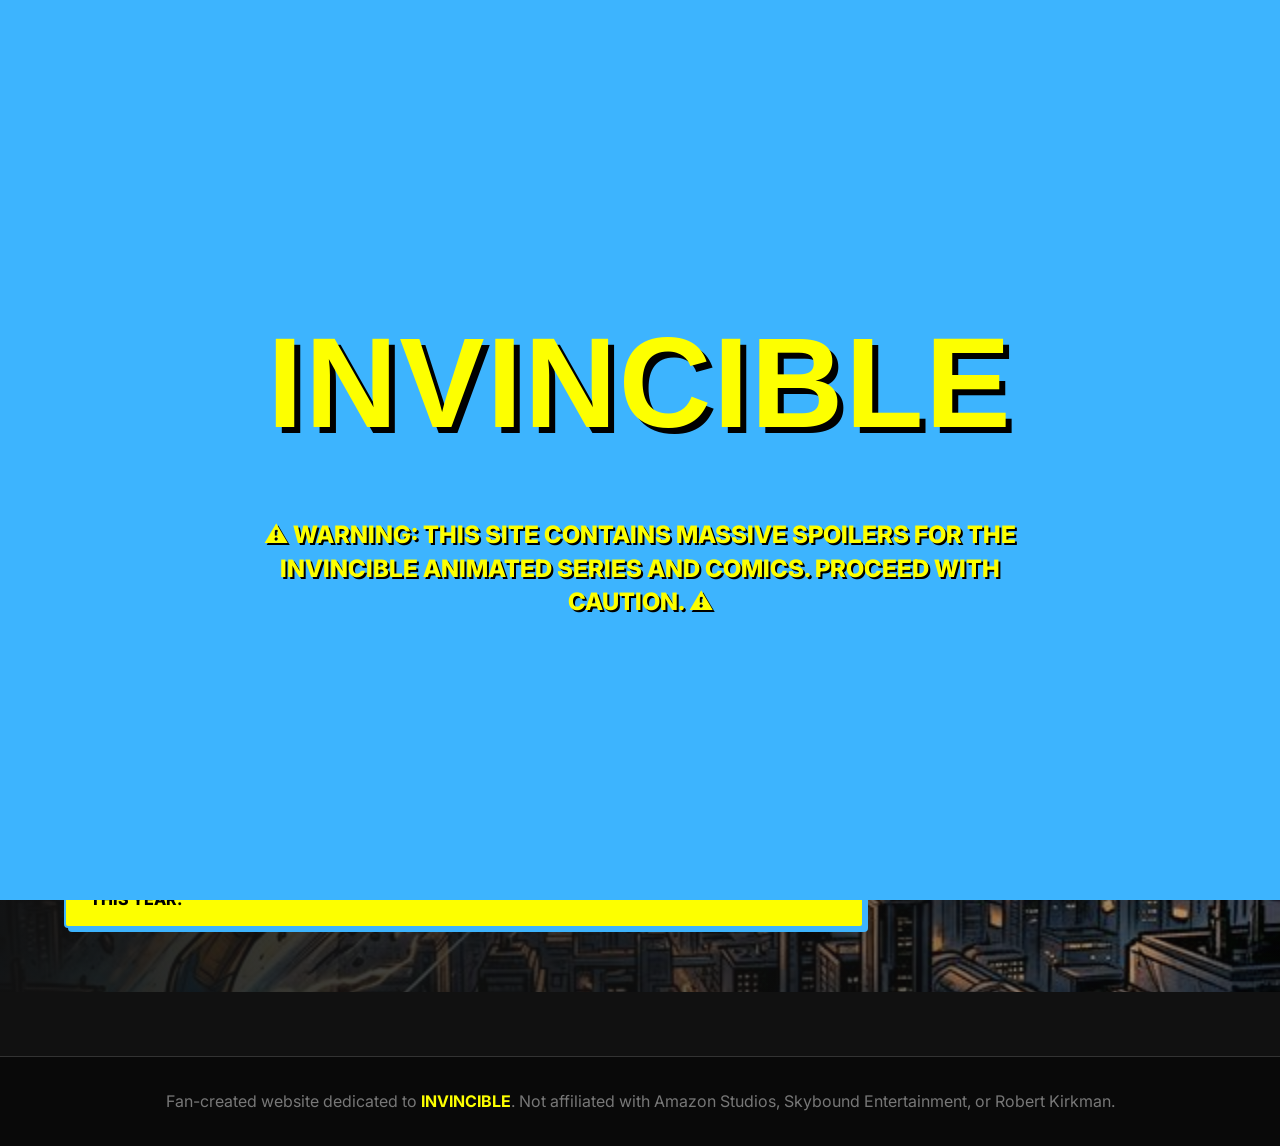
<file: index.html>
<!DOCTYPE html>
<html lang="en">

<head>
    <meta charset="UTF-8">
    <meta name="viewport" content="width=device-width, initial-scale=1.0">
    <title>Invincible | The Fan Experience</title>
    <link rel="stylesheet" href="style.css">
    <link href="https://fonts.googleapis.com/css2?family=Inter:wght@400;600;800&display=swap" rel="stylesheet">
</head>

<body>
    <div id="splash-screen" class="splash-screen">
        <div class="splash-content">
            <h1 class="splash-logo">INVINCIBLE</h1>
            <p class="splash-warning">⚠️ Warning: This site contains massive spoilers for the Invincible animated series
                and comics. Proceed with caution. ⚠️</p>
        </div>
    </div>

    <nav class="navbar">
        <div class="logo">
            <a href="index.html">INVINCIBLE</a>
        </div>
        <ul class="nav-links">
            <li><a href="index.html">Home</a></li>
            <li><a href="lore.html">Lore</a></li>
            <li><a href="characters.html">Characters</a></li>
            <li><a href="production.html">Production</a></li>
            <li><a href="future.html">Future</a></li>
        </ul>
    </nav>

    <section class="hero" style="background-image: url('hero_background.png');">
        <div class="hero-content">
            <h1>Think You Know Heroes?</h1>
            <h2>Most heroes save the cat. Mark Grayson has to save the world—from the people he loves most.</h2>
            <p>Invincible starts as a classic coming-of-age story: a teenager finally getting the powers he always
                dreamed of. But by the end of the first episode, you’ll realize this isn't a Saturday morning cartoon.
                It’s a brutal, emotional, and high-stakes epic that asks one terrifying question:</p>
            <p style="font-weight: bold; font-size: 1.5rem; color: var(--primary-yellow); margin-bottom: 1.5rem;">What
                do you do when the world's greatest protector is its greatest threat?</p>
            <p>Across three massive seasons, follow Mark’s journey from a rookie hero to a galactic warrior. No plot
                armor. No easy wins. Just a father, a son, and a blood-stained path to the truth.</p>
            <div class="hero-warning">
                Warning: It gets messy. It gets emotional. And it’s the best thing you’ll watch this year.
            </div>
        </div>
    </section>

    <footer>
        <p>Fan-created website dedicated to <strong>INVINCIBLE</strong>. Not affiliated with Amazon Studios, Skybound
            Entertainment, or Robert Kirkman.</p>
    </footer>

    <script src="script.js"></script>
</body>

</html>
</file>
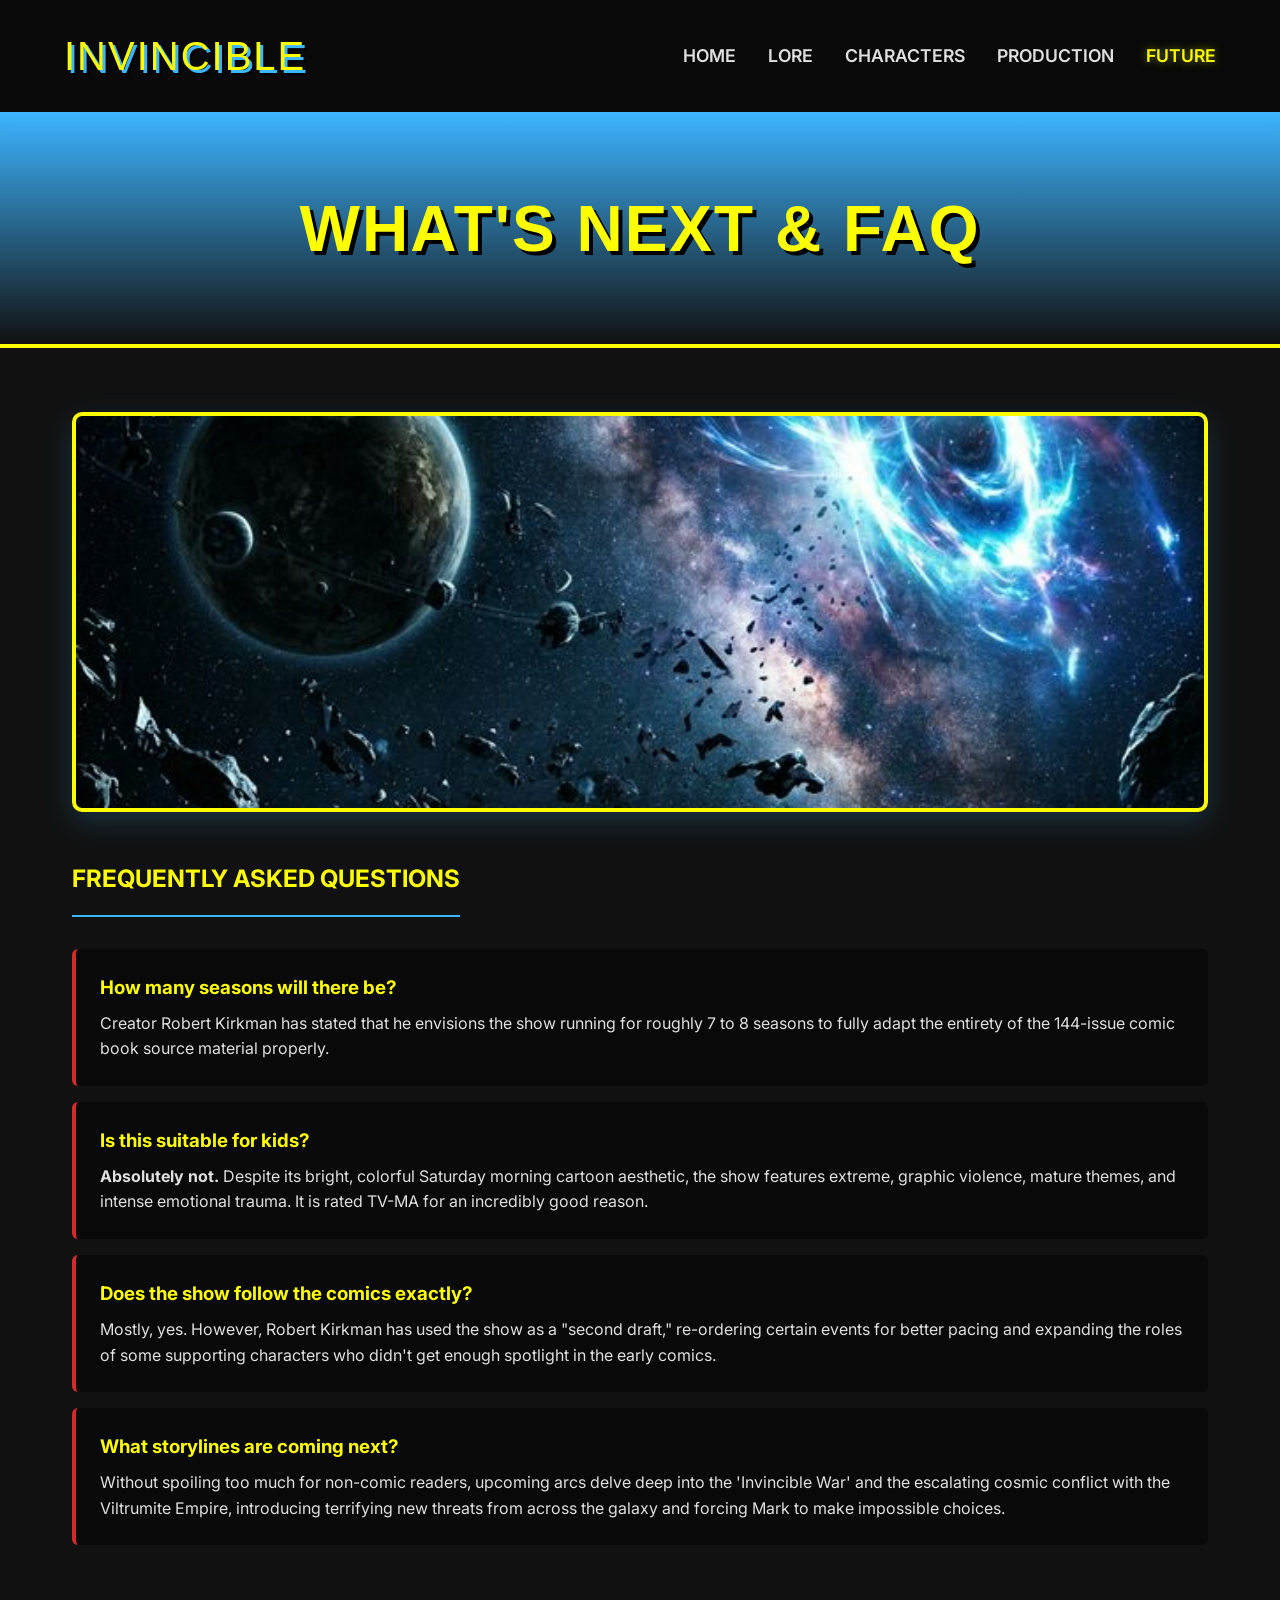
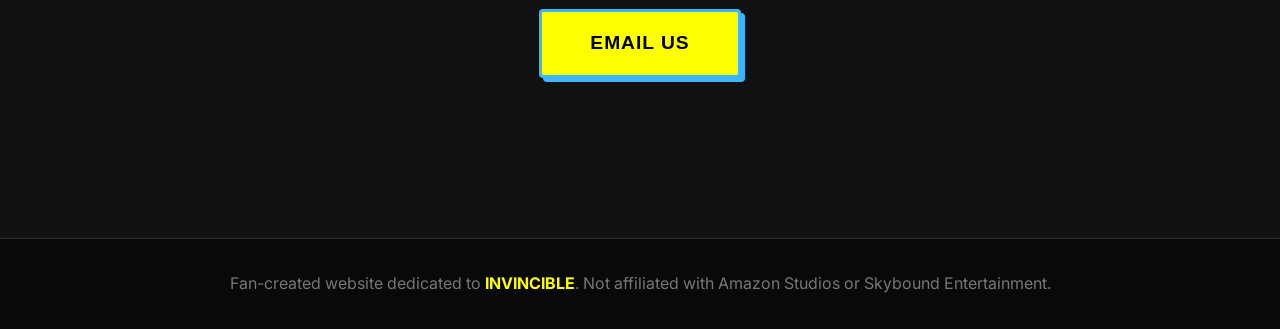
<file: future.html>
<!DOCTYPE html>
<html lang="en">

<head>
    <meta charset="UTF-8">
    <meta name="viewport" content="width=device-width, initial-scale=1.0">
    <title>Future & FAQ | Invincible</title>
    <link rel="stylesheet" href="style.css">
    <link href="https://fonts.googleapis.com/css2?family=Inter:wght@400;600;800&display=swap" rel="stylesheet">
</head>

<body>
    <nav class="navbar">
        <div class="logo">
            <a href="index.html">INVINCIBLE</a>
        </div>
        <ul class="nav-links">
            <li><a href="index.html">Home</a></li>
            <li><a href="lore.html">Lore</a></li>
            <li><a href="characters.html">Characters</a></li>
            <li><a href="production.html">Production</a></li>
            <li><a href="future.html">Future</a></li>
        </ul>
    </nav>

    <header class="page-header">
        <h1>What's Next & FAQ</h1>
    </header>

    <div class="container">
        <div class="image-section" style="background-image: url('future_background.png');"></div>

        <h2
            style="color: var(--primary-yellow); text-transform: uppercase; margin-bottom: 2rem; border-bottom: 2px solid var(--primary-blue); padding-bottom: 1rem; display: inline-block;">
            Frequently Asked Questions</h2>

        <div class="faq-item">
            <h3>How many seasons will there be?</h3>
            <p>Creator Robert Kirkman has stated that he envisions the show running for roughly 7 to 8 seasons to fully
                adapt the entirety of the 144-issue comic book source material properly.</p>
        </div>

        <div class="faq-item">
            <h3>Is this suitable for kids?</h3>
            <p><strong>Absolutely not.</strong> Despite its bright, colorful Saturday morning cartoon aesthetic, the
                show features extreme, graphic violence, mature themes, and intense emotional trauma. It is rated TV-MA
                for an incredibly good reason.</p>
        </div>

        <div class="faq-item">
            <h3>Does the show follow the comics exactly?</h3>
            <p>Mostly, yes. However, Robert Kirkman has used the show as a "second draft," re-ordering certain events
                for better pacing and expanding the roles of some supporting characters who didn't get enough spotlight
                in the early comics.</p>
        </div>

        <div class="faq-item">
            <h3>What storylines are coming next?</h3>
            <p>Without spoiling too much for non-comic readers, upcoming arcs delve deep into the 'Invincible War' and
                the escalating cosmic conflict with the Viltrumite Empire, introducing terrifying new threats from
                across the galaxy and forcing Mark to make impossible choices.</p>
        </div>

        <div style="text-align: center; margin-top: 4rem; margin-bottom: 2rem;">
            <a href="mailto:contact@invinciblefan.com" class="email-btn">Email Us</a>
        </div>
    </div>

    <footer>
        <p>Fan-created website dedicated to <strong>INVINCIBLE</strong>. Not affiliated with Amazon Studios or Skybound
            Entertainment.</p>
    </footer>

    <script src="script.js"></script>
</body>

</html>
</file>
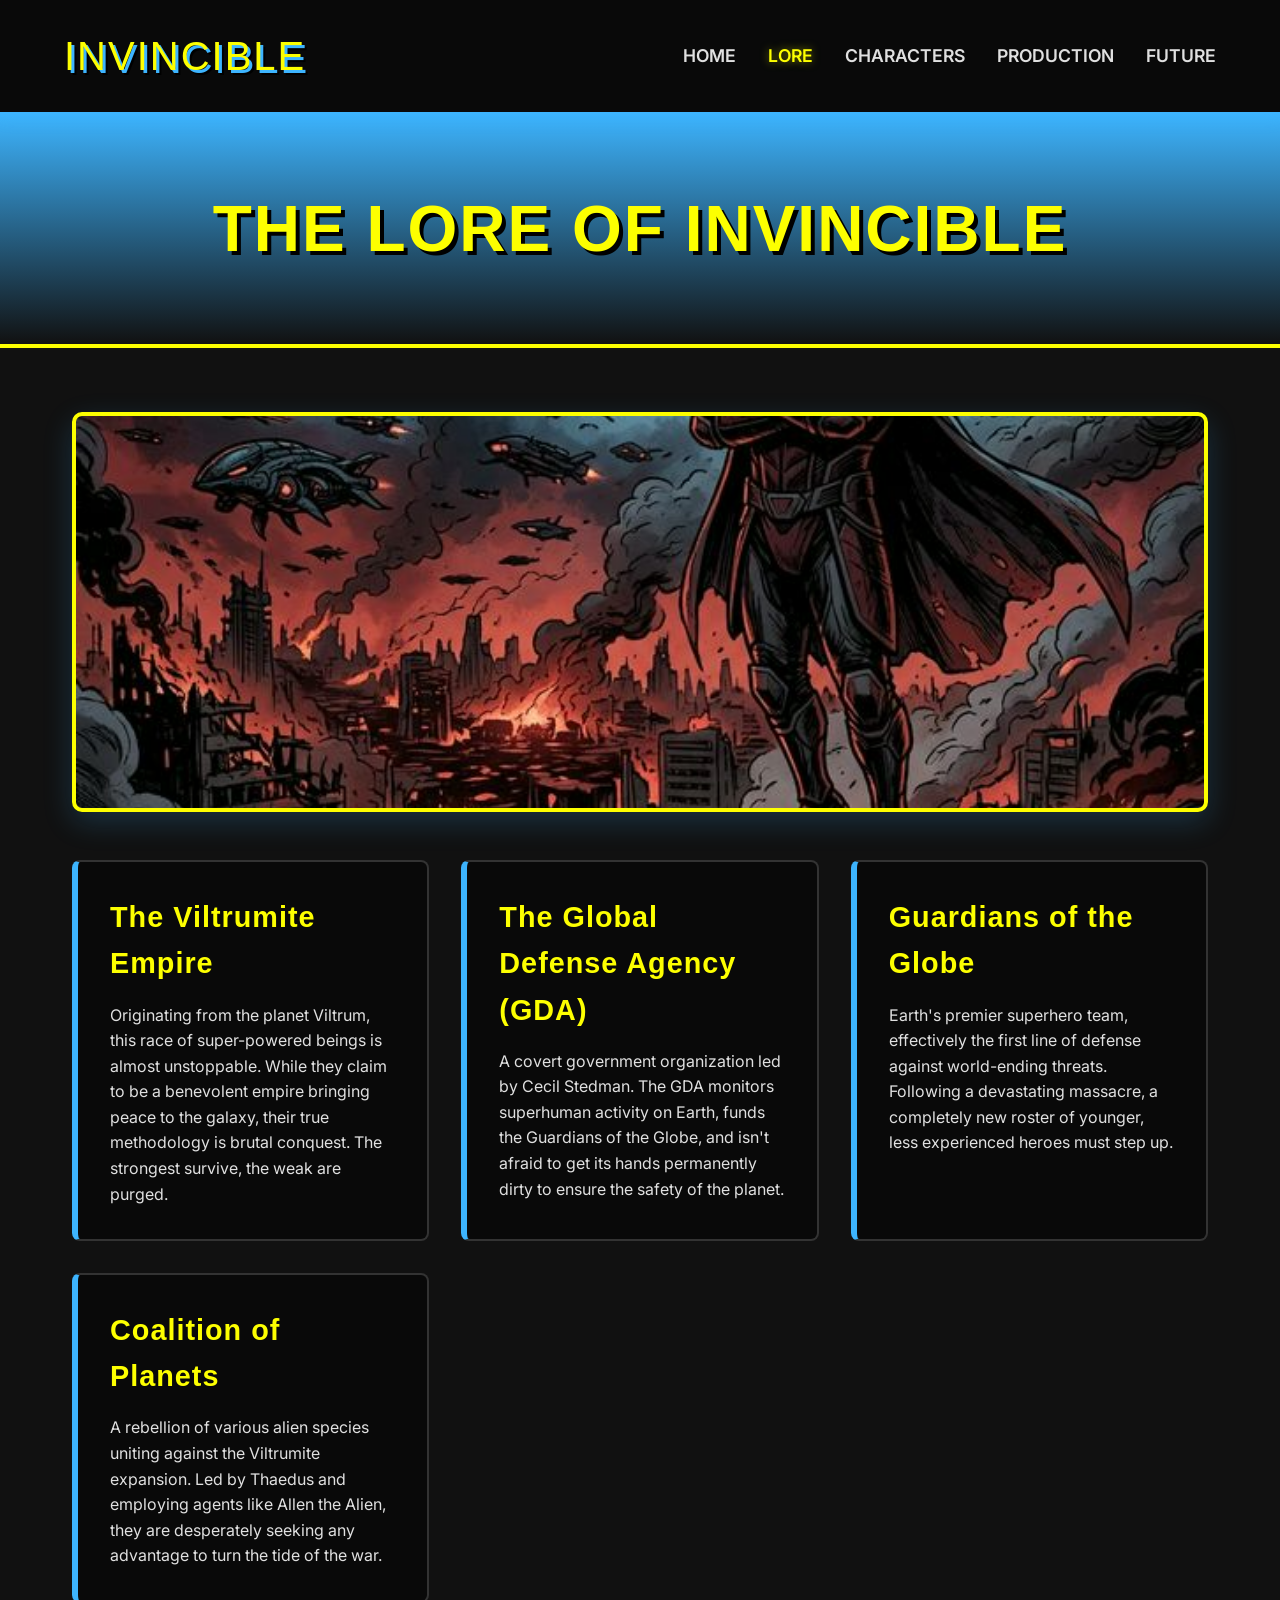
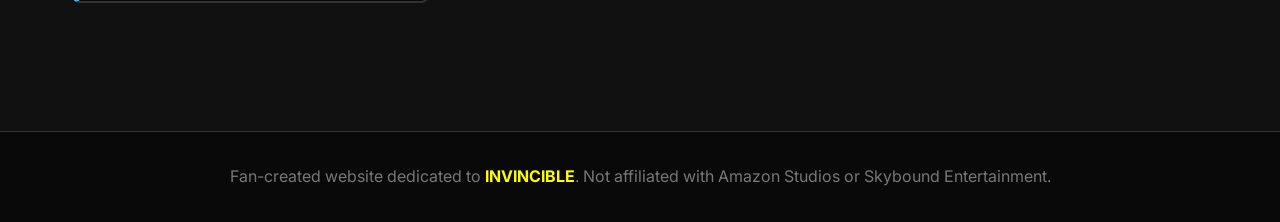
<file: lore.html>
<!DOCTYPE html>
<html lang="en">

<head>
    <meta charset="UTF-8">
    <meta name="viewport" content="width=device-width, initial-scale=1.0">
    <title>Lore | Invincible</title>
    <link rel="stylesheet" href="style.css">
    <link href="https://fonts.googleapis.com/css2?family=Inter:wght@400;600;800&display=swap" rel="stylesheet">
</head>

<body>
    <nav class="navbar">
        <div class="logo">
            <a href="index.html">INVINCIBLE</a>
        </div>
        <ul class="nav-links">
            <li><a href="index.html">Home</a></li>
            <li><a href="lore.html">Lore</a></li>
            <li><a href="characters.html">Characters</a></li>
            <li><a href="production.html">Production</a></li>
            <li><a href="future.html">Future</a></li>
        </ul>
    </nav>

    <header class="page-header">
        <h1>The Lore of Invincible</h1>
    </header>

    <div class="container">
        <div class="image-section" style="background-image: url('lore_background.png');"></div>
        <div class="grid">
            <div class="card">
                <h3>The Viltrumite Empire</h3>
                <p>Originating from the planet Viltrum, this race of super-powered beings is almost unstoppable. While
                    they claim to be a benevolent empire bringing peace to the galaxy, their true methodology is brutal
                    conquest. The strongest survive, the weak are purged.</p>
            </div>
            <div class="card">
                <h3>The Global Defense Agency (GDA)</h3>
                <p>A covert government organization led by Cecil Stedman. The GDA monitors superhuman activity on Earth,
                    funds the Guardians of the Globe, and isn't afraid to get its hands permanently dirty to ensure the
                    safety of the planet.</p>
            </div>
            <div class="card">
                <h3>Guardians of the Globe</h3>
                <p>Earth's premier superhero team, effectively the first line of defense against world-ending threats.
                    Following a devastating massacre, a completely new roster of younger, less experienced heroes must
                    step up.</p>
            </div>
            <div class="card">
                <h3>Coalition of Planets</h3>
                <p>A rebellion of various alien species uniting against the Viltrumite expansion. Led by Thaedus and
                    employing agents like Allen the Alien, they are desperately seeking any advantage to turn the tide
                    of the war.</p>
            </div>
        </div>
    </div>

    <footer>
        <p>Fan-created website dedicated to <strong>INVINCIBLE</strong>. Not affiliated with Amazon Studios or Skybound
            Entertainment.</p>
    </footer>

    <script src="script.js"></script>
</body>

</html>
</file>
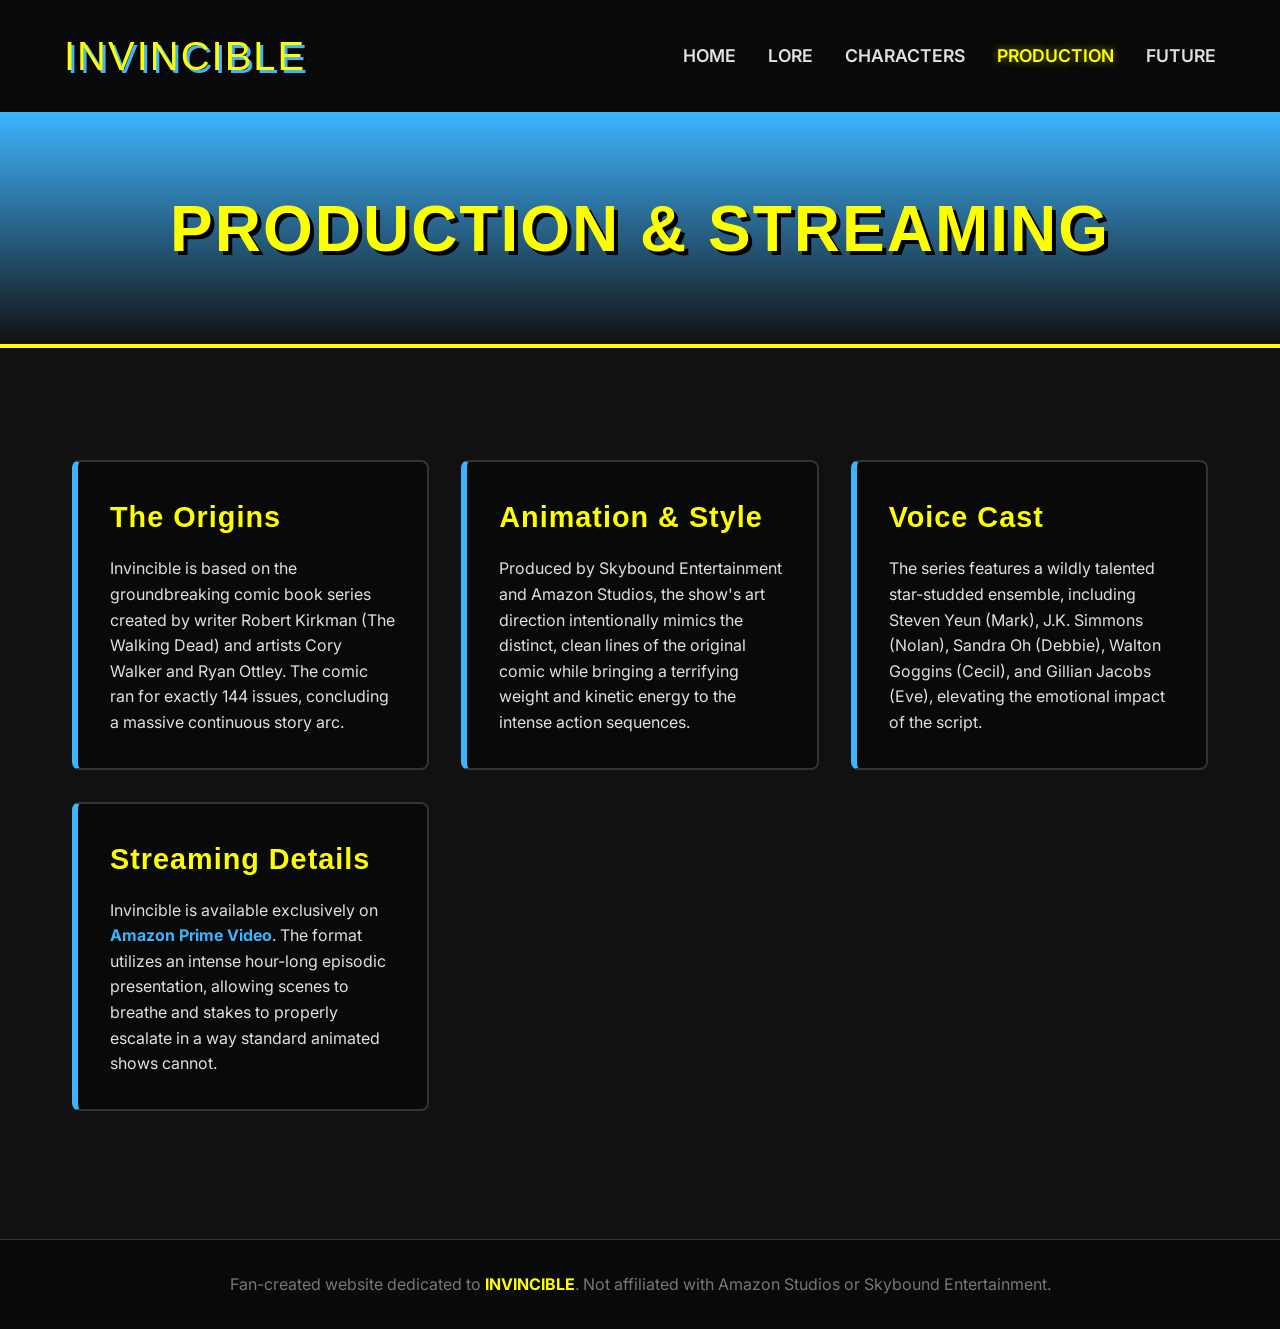
<file: production.html>
<!DOCTYPE html>
<html lang="en">

<head>
    <meta charset="UTF-8">
    <meta name="viewport" content="width=device-width, initial-scale=1.0">
    <title>Production | Invincible</title>
    <link rel="stylesheet" href="style.css">
    <link href="https://fonts.googleapis.com/css2?family=Inter:wght@400;600;800&display=swap" rel="stylesheet">
</head>

<body>
    <nav class="navbar">
        <div class="logo">
            <a href="index.html">INVINCIBLE</a>
        </div>
        <ul class="nav-links">
            <li><a href="index.html">Home</a></li>
            <li><a href="lore.html">Lore</a></li>
            <li><a href="characters.html">Characters</a></li>
            <li><a href="production.html">Production</a></li>
            <li><a href="future.html">Future</a></li>
        </ul>
    </nav>

    <header class="page-header">
        <h1>Production & Streaming</h1>
    </header>

    <div class="container">
        <div class="grid">
            <div class="card">
                <h3>The Origins</h3>
                <p>Invincible is based on the groundbreaking comic book series created by writer Robert Kirkman (The
                    Walking Dead) and artists Cory Walker and Ryan Ottley. The comic ran for exactly 144 issues,
                    concluding a massive continuous story arc.</p>
            </div>
            <div class="card">
                <h3>Animation & Style</h3>
                <p>Produced by Skybound Entertainment and Amazon Studios, the show's art direction intentionally mimics
                    the distinct, clean lines of the original comic while bringing a terrifying weight and kinetic
                    energy to the intense action sequences.</p>
            </div>
            <div class="card">
                <h3>Voice Cast</h3>
                <p>The series features a wildly talented star-studded ensemble, including Steven Yeun (Mark), J.K.
                    Simmons (Nolan), Sandra Oh (Debbie), Walton Goggins (Cecil), and Gillian Jacobs (Eve), elevating the
                    emotional impact of the script.</p>
            </div>
            <div class="card">
                <h3>Streaming Details</h3>
                <p>Invincible is available exclusively on <strong>Amazon Prime Video</strong>. The format utilizes an
                    intense hour-long episodic presentation, allowing scenes to breathe and stakes to properly escalate
                    in a way standard animated shows cannot.</p>
            </div>
        </div>
    </div>

    <footer>
        <p>Fan-created website dedicated to <strong>INVINCIBLE</strong>. Not affiliated with Amazon Studios or Skybound
            Entertainment.</p>
    </footer>

    <script src="script.js"></script>
</body>

</html>
</file>
<file: style.css>
:root {
  --primary-blue: #3DB4FE;
  --primary-yellow: #FDFF00;
  --dark-bg: #111111;
  --darker-bg: #090909;
  --text-light: #e0e0e0;
  --accent-red: #D22B2B;
}

* {
  margin: 0;
  padding: 0;
  box-sizing: border-box;
}

body {
  font-family: 'Inter', 'Roboto', sans-serif;
  background-color: var(--dark-bg);
  color: var(--text-light);
  line-height: 1.6;
  overflow-x: hidden;
}

/* Navbar */
.navbar {
  display: flex;
  justify-content: space-between;
  align-items: center;
  padding: 1.5rem 4rem;
  background-color: var(--darker-bg);
  border-bottom: 2px solid var(--primary-blue);
  position: sticky;
  top: 0;
  z-index: 100;
  box-shadow: 0 4px 15px rgba(61, 180, 254, 0.2);
}

.logo a {
  text-decoration: none;
  font-family: 'Impact', 'Arial Black', sans-serif;
  font-size: 2.5rem;
  color: var(--primary-yellow);
  letter-spacing: 2px;
  text-shadow: 3px 3px 0 var(--primary-blue), 5px 5px 0 #000;
  transition: transform 0.3s ease;
}

.logo a:hover {
  transform: scale(1.05);
}

.nav-links {
  display: flex;
  list-style: none;
  gap: 2rem;
}

.nav-links a {
  text-decoration: none;
  color: var(--text-light);
  font-size: 1.1rem;
  font-weight: 600;
  text-transform: uppercase;
  transition: color 0.3s ease, text-shadow 0.3s ease;
}

.nav-links a:hover,
.nav-links a.active {
  color: var(--primary-yellow);
  text-shadow: 0 0 8px rgba(253, 255, 0, 0.5);
}

/* Splash Screen */
.splash-screen {
  position: fixed;
  top: 0;
  left: 0;
  width: 100vw;
  height: 100vh;
  background-color: var(--primary-blue);
  z-index: 9999;
  display: flex;
  justify-content: center;
  align-items: center;
  flex-direction: column;
  transition: opacity 0.8s ease-in-out, visibility 0.8s ease-in-out;
}

.splash-screen.hidden {
  opacity: 0;
  visibility: hidden;
}

.splash-content {
  text-align: center;
  animation: pulse 2s infinite;
}

@keyframes pulse {
  0% {
    transform: scale(1);
  }

  50% {
    transform: scale(1.05);
  }

  100% {
    transform: scale(1);
  }
}

.splash-logo {
  font-family: 'Impact', 'Arial Black', sans-serif;
  font-size: 8rem;
  color: var(--primary-yellow);
  letter-spacing: 2px;
  text-shadow: 6px 6px 0 #000;
  text-transform: uppercase;
  margin-bottom: 2rem;
}

.splash-warning {
  color: var(--primary-yellow);
  font-size: 1.5rem;
  font-weight: 800;
  text-transform: uppercase;
  text-shadow: 2px 2px 0px #000;
  max-width: 800px;
  margin: 0 auto;
  line-height: 1.4;
}

/* Interactivity Enhancements */
body.fade-in-active .hero,
body.fade-in-active .container,
body.fade-in-active footer,
body.fade-in-active .page-header {
  animation: pageLoad 0.8s ease-out forwards;
}

@keyframes pageLoad {
  from {
    opacity: 0;
    transform: translateY(15px);
  }

  to {
    opacity: 1;
    transform: translateY(0);
  }
}

/* Sections & Hero */
.hero {
  min-height: 80vh;
  display: flex;
  align-items: center;
  padding: 4rem;
  background-size: cover;
  background-position: center;
  position: relative;
}

.hero::after {
  content: '';
  position: absolute;
  top: 0;
  left: 0;
  width: 100%;
  height: 100%;
  background: linear-gradient(90deg, rgba(17, 17, 17, 0.95) 0%, rgba(17, 17, 17, 0.7) 50%, rgba(17, 17, 17, 0.2) 100%);
  z-index: 1;
}

.hero-content {
  position: relative;
  z-index: 2;
  max-width: 800px;
}

.hero h1 {
  font-size: 4rem;
  color: var(--primary-yellow);
  font-family: 'Impact', sans-serif;
  line-height: 1.1;
  margin-bottom: 1.5rem;
  text-transform: uppercase;
  text-shadow: 3px 3px 0 var(--primary-blue), 6px 6px 0 #000;
}

.hero h2 {
  font-size: 1.8rem;
  color: #fff;
  margin-bottom: 2rem;
  font-weight: 600;
}

.hero p {
  font-size: 1.2rem;
  margin-bottom: 1.5rem;
  color: #ddd;
}

.hero-warning {
  display: inline-block;
  background-color: var(--primary-yellow);
  color: #000;
  padding: 0.8rem 1.5rem;
  font-weight: 800;
  text-transform: uppercase;
  border: 2px solid var(--primary-blue);
  border-radius: 4px;
  margin-top: 1rem;
  box-shadow: 4px 4px 0 var(--primary-blue);
}

/* Pages generic layout */
.page-header {
  text-align: center;
  padding: 4rem 2rem;
  background: linear-gradient(to bottom, var(--primary-blue), var(--dark-bg));
  border-bottom: 4px solid var(--primary-yellow);
}

.page-header h1 {
  font-size: 4rem;
  font-family: 'Impact', sans-serif;
  color: var(--primary-yellow);
  text-shadow: 4px 4px 0 #000;
  letter-spacing: 2px;
  text-transform: uppercase;
}

.container {
  max-width: 1200px;
  margin: 0 auto;
  padding: 4rem 2rem;
}

/* Cards / Grids */
.grid {
  display: grid;
  grid-template-columns: repeat(auto-fit, minmax(300px, 1fr));
  gap: 2rem;
  margin-top: 3rem;
}

.character-grid {
  grid-template-columns: repeat(auto-fit, minmax(350px, 1fr));
}

.card {
  background: var(--darker-bg);
  border: 2px solid #333;
  border-left: 6px solid var(--primary-blue);
  padding: 2rem;
  border-radius: 8px;
  transition: transform 0.3s ease, border-color 0.3s ease;
  display: flex;
  flex-direction: column;
}

.character-card {
  padding: 0;
  overflow: hidden;
}

.character-image {
  width: 100%;
  height: 250px;
  background-size: cover;
  background-position: center top;
  border-bottom: 4px solid var(--primary-yellow);
}

.character-info {
  padding: 2rem;
}

.card:hover {
  transform: translateY(-10px);
  border-color: var(--primary-yellow);
}

.card h3 {
  font-size: 1.8rem;
  color: var(--primary-yellow);
  margin-bottom: 1rem;
  font-family: 'Impact', sans-serif;
  letter-spacing: 1px;
}

.card strong {
  color: var(--primary-blue);
}

.image-section {
  width: 100%;
  height: 400px;
  background-size: cover;
  background-position: center;
  border: 4px solid var(--primary-yellow);
  border-radius: 10px;
  margin-bottom: 3rem;
  box-shadow: 0 10px 30px rgba(61, 180, 254, 0.2);
}

/* FAQ */
.faq-item {
  background: var(--darker-bg);
  padding: 1.5rem;
  margin-bottom: 1rem;
  border-left: 4px solid var(--accent-red);
  border-radius: 6px;
}

.faq-item h3 {
  color: var(--primary-yellow);
  margin-bottom: 0.5rem;
}

/* Buttons */
.email-btn {
  display: inline-block;
  background-color: var(--primary-yellow);
  color: #000;
  padding: 1rem 3rem;
  font-size: 1.2rem;
  font-weight: 800;
  font-family: 'Impact', sans-serif;
  text-decoration: none;
  text-transform: uppercase;
  border: 3px solid var(--primary-blue);
  border-radius: 4px;
  box-shadow: 4px 4px 0 var(--primary-blue);
  transition: transform 0.2s ease, box-shadow 0.2s ease;
  letter-spacing: 1px;
}

.email-btn:hover {
  transform: translate(2px, 2px);
  box-shadow: 2px 2px 0 var(--primary-blue);
  background-color: #fff;
}

/* Footer */
footer {
  text-align: center;
  padding: 2rem;
  background-color: var(--darker-bg);
  border-top: 1px solid #333;
  margin-top: 4rem;
  color: #777;
}

footer strong {
  color: var(--primary-yellow);
}

/* Responsive */

/* Hamburger Menu Base */
.hamburger {
  display: none;
  flex-direction: column;
  cursor: pointer;
  gap: 6px;
  z-index: 101;
}

.hamburger span {
  width: 30px;
  height: 3px;
  background-color: var(--primary-yellow);
  transition: all 0.3s ease;
  border-radius: 2px;
}

/* Tablet (max-width: 1024px) */
@media (max-width: 1024px) {
  .navbar {
    padding: 1.5rem 2rem;
  }

  .hero {
    padding: 3rem 2rem;
  }

  .hero h1 {
    font-size: 3.5rem;
  }

  .grid {
    grid-template-columns: repeat(auto-fit, minmax(280px, 1fr));
  }
}

/* Mobile (max-width: 768px) */
@media (max-width: 768px) {
  .navbar {
    padding: 1rem;
    position: sticky;
  }

  .logo a {
    font-size: 2rem;
  }

  .splash-logo {
    font-size: 4rem;
    text-shadow: 4px 4px 0 #000;
  }

  .splash-warning {
    font-size: 1rem;
    padding: 0 1rem;
  }

  .hamburger {
    display: flex;
  }

  .nav-links {
    position: absolute;
    top: 100%;
    left: 0;
    width: 100%;
    background-color: var(--darker-bg);
    flex-direction: column;
    align-items: center;
    padding: 0;
    box-shadow: 0 10px 15px rgba(0, 0, 0, 0.5);
    clip-path: polygon(0 0, 100% 0, 100% 0, 0 0);
    transition: clip-path 0.4s ease-out, padding 0.4s ease-out;
  }

  .nav-links.active-menu {
    clip-path: polygon(0 0, 100% 0, 100% 100%, 0 100%);
    padding: 1.5rem 0;
    border-bottom: 2px solid var(--primary-blue);
  }

  .nav-links li {
    margin: 1rem 0;
  }

  .hamburger.active span:nth-child(1) {
    transform: translateY(9px) rotate(45deg);
  }

  .hamburger.active span:nth-child(2) {
    opacity: 0;
  }

  .hamburger.active span:nth-child(3) {
    transform: translateY(-9px) rotate(-45deg);
  }

  .hero {
    padding: 2rem 1rem;
    min-height: 70vh;
  }

  .hero h1 {
    font-size: 2.8rem;
  }

  .hero h2 {
    font-size: 1.4rem;
  }

  .hero p {
    font-size: 1.1rem;
  }

  .hero-warning {
    font-size: 0.9rem;
    padding: 0.6rem 1rem;
  }

  .page-header {
    padding: 3rem 1rem;
  }

  .page-header h1 {
    font-size: 2.5rem;
  }

  .container {
    padding: 2.5rem 1rem;
  }

  .image-section {
    height: 250px;
  }

  .character-grid {
    grid-template-columns: 1fr;
  }

  .card h3 {
    font-size: 1.5rem;
  }
}

/* Small Mobile (max-width: 480px) */
@media (max-width: 480px) {
  .splash-logo {
    font-size: 3rem;
  }

  .hero h1 {
    font-size: 2.2rem;
  }

  .logo a {
    font-size: 1.8rem;
  }

  .email-btn {
    padding: 0.8rem 2rem;
    font-size: 1rem;
  }
}
</file>
